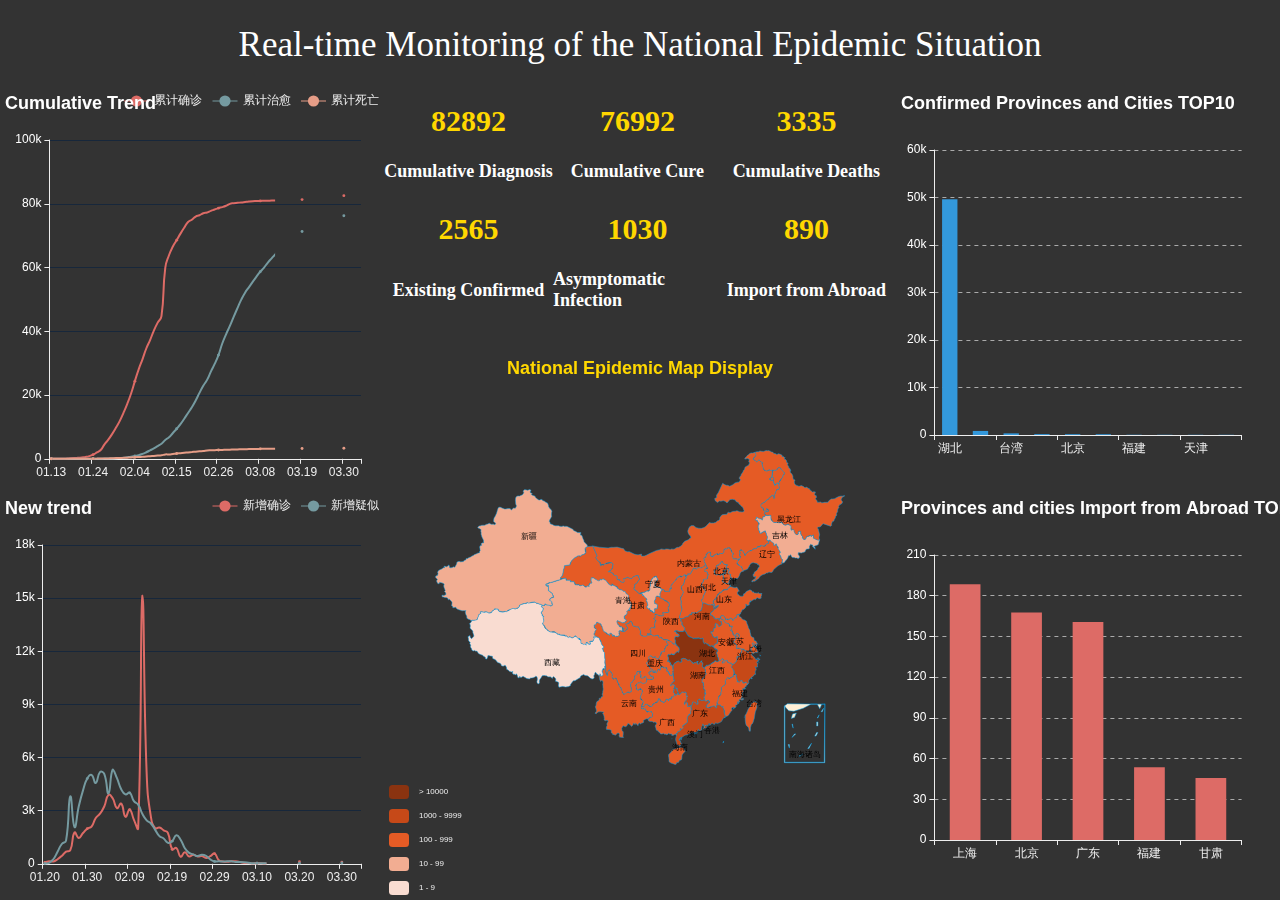
<file: Programming.html>
<!DOCTYPE html>
<html lang="en">

<head>
    <meta charset="UTF-8">
    <meta name="viewport" content="width=device-width, initial-scale=1.0">
    <title>Real-time Monitoring of the National Epidemic Situation</title>
    <link rel="stylesheet" href="css/index.css">
</head>

<body>
    <div id="title">Real-time Monitoring of the National Epidemic Situation</div>
    <div id="left1">
    </div>
    <div id="left2">
    </div>
    <div id="center1">
        <div class="item">
            <div class="number" id="confirm"></div>
            <div class="text">Cumulative Diagnosis</div>
        </div>
        <div class="item">
            <div class="number" id="heal"></div>
            <div class="text">Cumulative Cure</div>
        </div>
        <div class="item">
            <div class="number" id="dead"></div>
            <div class="text">Cumulative Deaths</div>
        </div>
        <div class="item">
            <div class="number" id="nowConfirm"></div>
            <div class="text">Existing Confirmed</div>
        </div>
        <div class="item">
            <div class="number" id="noInfect"></div>
            <div class="text">Asymptomatic Infection</div>
        </div>
        <div class="item">
            <div class="number" id="importedCase"></div>
            <div class="text">Import from Abroad</div>
        </div>
    </div>
    <div id="center2">
    </div>
    <div id="right1"></div>
    <div id="right2"></div>
    <script src="js/data.js"></script>
    <script src="js/center1.js"></script>
    <script src="js/echarts.min.js"></script>
    <script src="js/china.js"></script>
    <script src="js/center2.js"></script>
    <script src="js/left1.js"></script>
    <script src="js/left2.js"></script>
    <script src="js/right1.js"></script>
    <script src="js/right2.js"></script>
</body>

</html>
</file>
<file: css/index.css>
body {
    background: #333;
}

#title {
    position: absolute;
    top: 0;
    left: 0;
    width: 100%;
    height: 10%;
    /* background: #555; */
    color: white;
    font-size: 35px;
    /* 弹性盒子布局 */
    display: flex;
    /* 水平剧中*/
    justify-content: center;
    /* 垂直居中*/
    align-items: center;
}

#left1 {
    background: #555;
    width: 30%;
    height: 45%;
    position: absolute;
    top: 10%;
    left: 0;
}

#left2 {
    background: #666;
    width: 30%;
    height: 45%;
    position: absolute;
    top: 55%;
    left: 0;
}

#center1 {
    position: absolute;
    top: 10%;
    left: 30%;
    width: 40%;
    height: 25%;
    /* background: #777; */
    display: flex;
    flex-wrap: wrap;
    /*文本超出后换行*/
}

.item {
    width: 33%;
}

.number {
    height: 60%;
    display: flex;
    justify-content: center;
    align-items: center;
    color: gold;
    font-size: 30px;
    font-weight: bold;
}

.text {
    height: 40%;
    display: flex;
    justify-content: center;
    align-items: center;
    color: white;
    font-size: 18px;
    font-weight: bold;
}

#center2 {
    position: absolute;
    top: 35%;
    left: 30%;
    width: 40%;
    height: 65%;
    background: #888;
}

#right1 {
    position: absolute;
    top: 10%;
    right: 0;
    width: 30%;
    height: 45%;
    background: #999;
}

#right2 {
    position: absolute;
    top: 55%;
    right: 0;
    width: 30%;
    height: 45%;
    background: #333;
}
</file>
